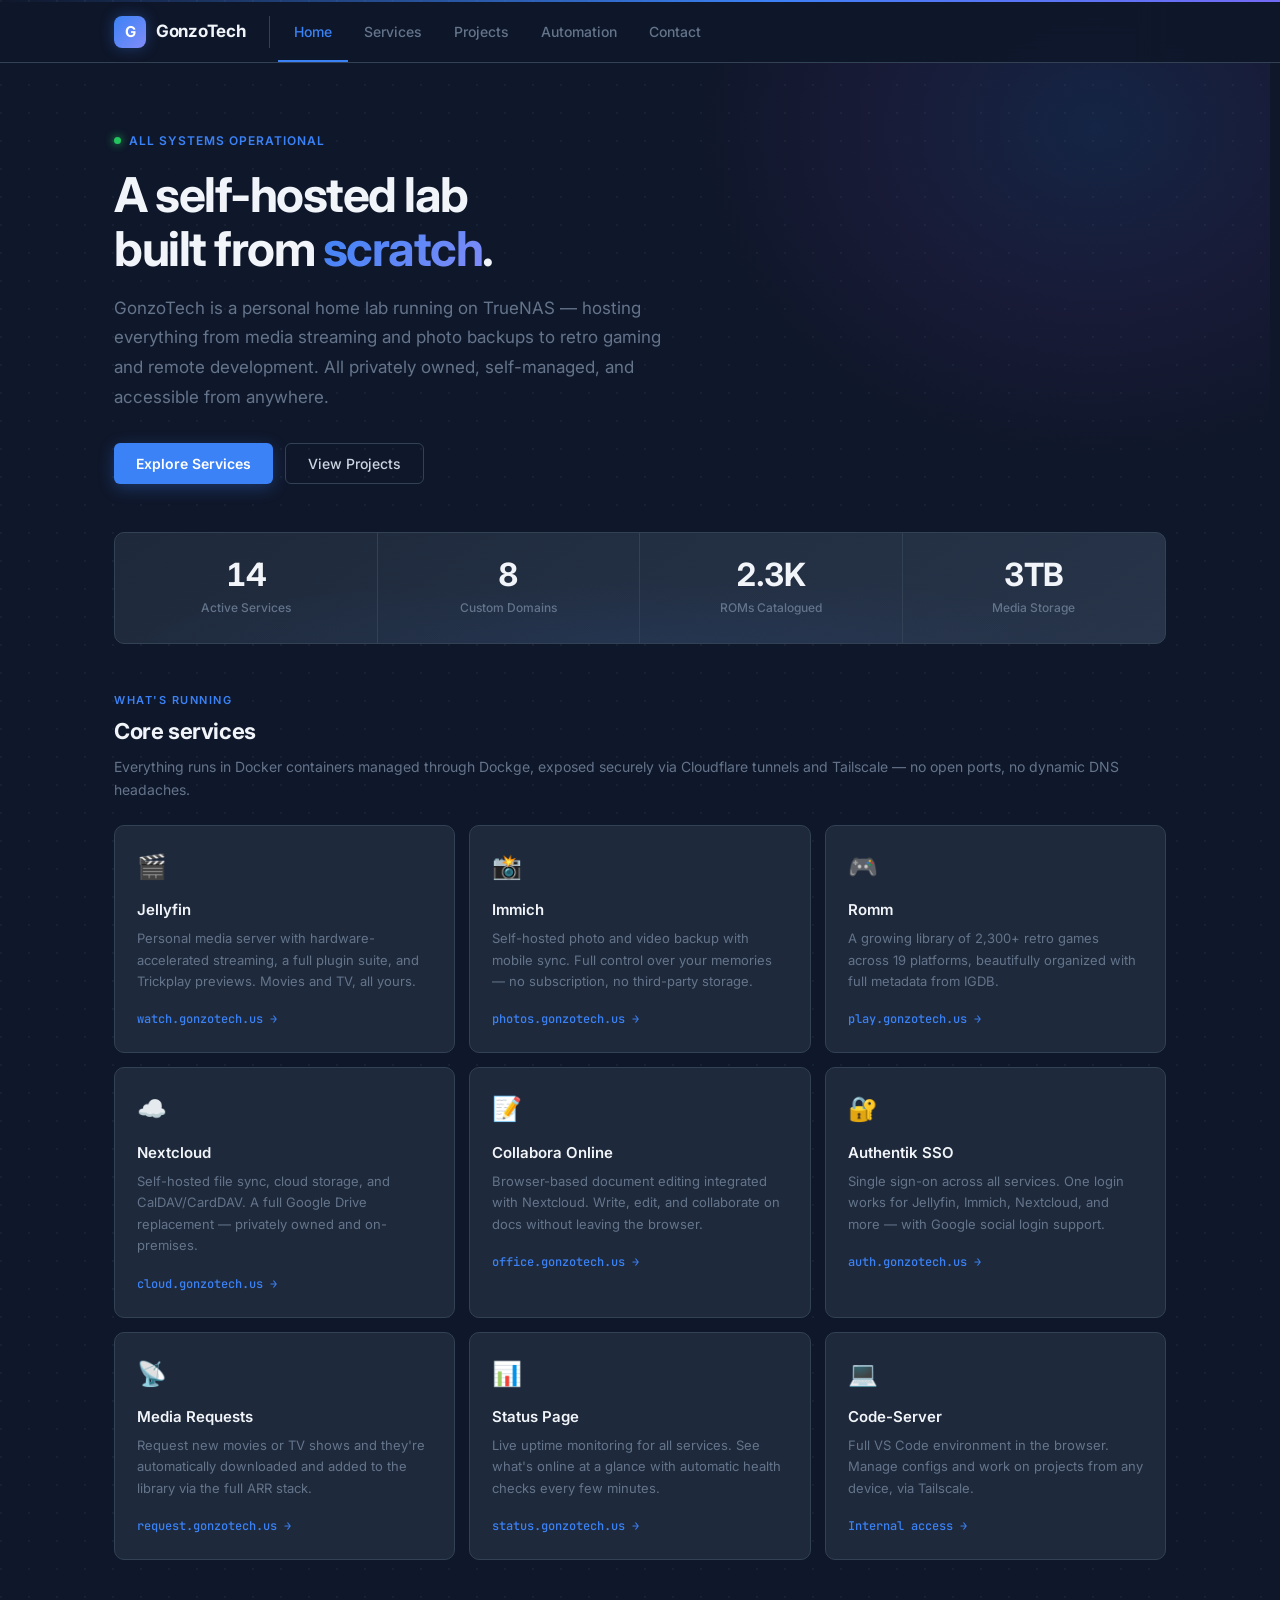
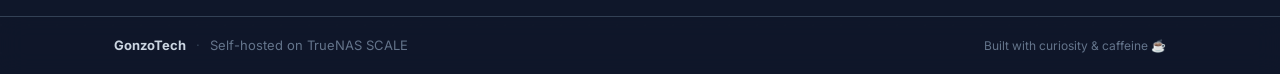
<file: index.html>
<!DOCTYPE html>
<html lang="en">
<head>
    <meta charset="UTF-8">
    <meta name="viewport" content="width=device-width, initial-scale=1.0">
    <title>GonzoTech | Home Lab</title>
    <link rel="stylesheet" href="style.css">
</head>
<body>

<!-- Thin animated gradient bar at top of page -->
<div class="page-top-bar"></div>

<div class="page-wrap">

<!-- ====== HEADER ====== -->
<header>
    <div class="header-inner">
        <div class="logo-block">
            <div class="logo-icon">G</div>
            <span class="logo-name">GonzoTech</span>
        </div>
        <!-- nav-wrap enables the fade overlay hint on mobile -->
        <div class="nav-wrap">
            <nav>
                <button class="tab-btn active" onclick="showTab('home', this)">Home</button>
                <button class="tab-btn" onclick="showTab('services', this)">Services</button>
                <button class="tab-btn" onclick="showTab('projects', this)">Projects</button>
                <button class="tab-btn" onclick="showTab('automation', this)">Automation</button>
                <button class="tab-btn" onclick="showTab('contact', this)">Contact</button>
            </nav>
        </div>
    </div>
</header>

<!-- ====== HOME ====== -->
<div id="home" class="content-section active">

    <!-- Hero -->
    <div class="hero">
        <div class="hero-glow"></div>
        <div class="hero-eyebrow">All systems operational</div>
        <h1 class="hero-title">A self-hosted lab<br>built from <span>scratch</span>.</h1>
        <p class="hero-sub">GonzoTech is a personal home lab running on TrueNAS — hosting everything from media streaming and photo backups to retro gaming and remote development. All privately owned, self-managed, and accessible from anywhere.</p>
        <div class="hero-actions">
            <button class="btn-primary" onclick="showTab('services', document.querySelectorAll('.tab-btn')[1])">Explore Services</button>
            <button class="btn-secondary" onclick="showTab('projects', document.querySelectorAll('.tab-btn')[2])">View Projects</button>
        </div>
    </div>

    <!-- Stats -->
    <div class="stats-section">
        <div class="stats-grid">
            <div class="stat-item">
                <div class="stat-val" data-target="14">14</div>
                <div class="stat-label">Active Services</div>
            </div>
            <div class="stat-item">
                <div class="stat-val" data-target="8">8</div>
                <div class="stat-label">Custom Domains</div>
            </div>
            <div class="stat-item">
                <div class="stat-val" data-target="2.3K">2.3K</div>
                <div class="stat-label">ROMs Catalogued</div>
            </div>
            <div class="stat-item">
                <div class="stat-val" data-target="3TB">3TB</div>
                <div class="stat-label">Media Storage</div>
            </div>
        </div>
    </div>

    <!-- What's running -->
    <div class="section">
        <div class="section-header">
            <div class="section-label">What's running</div>
            <h2 class="section-title">Core services</h2>
            <p class="section-desc">Everything runs in Docker containers managed through Dockge, exposed securely via Cloudflare tunnels and Tailscale — no open ports, no dynamic DNS headaches.</p>
        </div>
        <div class="services-grid">
            <div class="service-card">
                <span class="service-icon">🎬</span>
                <div class="service-name">Jellyfin</div>
                <div class="service-desc">Personal media server with hardware-accelerated streaming, a full plugin suite, and Trickplay previews. Movies and TV, all yours.</div>
                <a href="https://watch.gonzotech.us" target="_blank" class="service-link">watch.gonzotech.us →</a>
            </div>
            <div class="service-card">
                <span class="service-icon">📸</span>
                <div class="service-name">Immich</div>
                <div class="service-desc">Self-hosted photo and video backup with mobile sync. Full control over your memories — no subscription, no third-party storage.</div>
                <a href="https://photos.gonzotech.us" target="_blank" class="service-link">photos.gonzotech.us →</a>
            </div>
            <div class="service-card">
                <span class="service-icon">🎮</span>
                <div class="service-name">Romm</div>
                <div class="service-desc">A growing library of 2,300+ retro games across 19 platforms, beautifully organized with full metadata from IGDB.</div>
                <a href="https://play.gonzotech.us" target="_blank" class="service-link">play.gonzotech.us →</a>
            </div>
            <div class="service-card">
                <span class="service-icon">☁️</span>
                <div class="service-name">Nextcloud</div>
                <div class="service-desc">Self-hosted file sync, cloud storage, and CalDAV/CardDAV. A full Google Drive replacement — privately owned and on-premises.</div>
                <a href="https://cloud.gonzotech.us" target="_blank" class="service-link">cloud.gonzotech.us →</a>
            </div>
            <div class="service-card">
                <span class="service-icon">📝</span>
                <div class="service-name">Collabora Online</div>
                <div class="service-desc">Browser-based document editing integrated with Nextcloud. Write, edit, and collaborate on docs without leaving the browser.</div>
                <a href="https://office.gonzotech.us" target="_blank" class="service-link">office.gonzotech.us →</a>
            </div>
            <div class="service-card">
                <span class="service-icon">🔐</span>
                <div class="service-name">Authentik SSO</div>
                <div class="service-desc">Single sign-on across all services. One login works for Jellyfin, Immich, Nextcloud, and more — with Google social login support.</div>
                <a href="https://auth.gonzotech.us" target="_blank" class="service-link">auth.gonzotech.us →</a>
            </div>
            <div class="service-card">
                <span class="service-icon">📡</span>
                <div class="service-name">Media Requests</div>
                <div class="service-desc">Request new movies or TV shows and they're automatically downloaded and added to the library via the full ARR stack.</div>
                <a href="https://request.gonzotech.us" target="_blank" class="service-link">request.gonzotech.us →</a>
            </div>
            <div class="service-card">
                <span class="service-icon">📊</span>
                <div class="service-name">Status Page</div>
                <div class="service-desc">Live uptime monitoring for all services. See what's online at a glance with automatic health checks every few minutes.</div>
                <a href="https://status.gonzotech.us" target="_blank" class="service-link">status.gonzotech.us →</a>
            </div>
            <div class="service-card">
                <span class="service-icon">💻</span>
                <div class="service-name">Code-Server</div>
                <div class="service-desc">Full VS Code environment in the browser. Manage configs and work on projects from any device, via Tailscale.</div>
                <a href="#" class="service-link">Internal access →</a>
            </div>
        </div>
    </div>

</div>

<!-- ====== SERVICES ====== -->
<div id="services" class="content-section">
    <div class="page-header">
        <div>
            <div class="page-header-title">Services & Infrastructure</div>
            <div class="page-header-sub">Everything that powers GonzoTech — hardware, networking, and live domains.</div>
        </div>
        <span class="badge badge-green">● Live</span>
    </div>

    <div class="section" style="padding-top:36px">

        <div class="section-header">
            <div class="section-label">Live domains</div>
            <h2 class="section-title">Public endpoints</h2>
            <p class="section-desc">Public services route through Cloudflare Zero Trust — encrypted, fast, and accessible from anywhere without exposing a single port. Internal tools (TrueNAS, ARR stack, Code-Server) are accessed privately via Tailscale.</p>
        </div>
        <div class="domain-list">
            <a href="https://watch.gonzotech.us" target="_blank" class="domain-row">
                <div class="live-dot"></div>
                <div class="domain-url">watch.gonzotech.us</div>
                <div class="domain-desc">Jellyfin — Media Streaming</div>
                <div class="domain-arrow">→</div>
            </a>
            <a href="https://photos.gonzotech.us" target="_blank" class="domain-row">
                <div class="live-dot"></div>
                <div class="domain-url">photos.gonzotech.us</div>
                <div class="domain-desc">Immich — Photo & Video Backup</div>
                <div class="domain-arrow">→</div>
            </a>
            <a href="https://play.gonzotech.us" target="_blank" class="domain-row">
                <div class="live-dot"></div>
                <div class="domain-url">play.gonzotech.us</div>
                <div class="domain-desc">Romm — Retro Game Library</div>
                <div class="domain-arrow">→</div>
            </a>
            <a href="https://cloud.gonzotech.us" target="_blank" class="domain-row">
                <div class="live-dot"></div>
                <div class="domain-url">cloud.gonzotech.us</div>
                <div class="domain-desc">Nextcloud — File Sync & Storage</div>
                <div class="domain-arrow">→</div>
            </a>
            <a href="https://office.gonzotech.us" target="_blank" class="domain-row">
                <div class="live-dot"></div>
                <div class="domain-url">office.gonzotech.us</div>
                <div class="domain-desc">Collabora — Online Document Editing</div>
                <div class="domain-arrow">→</div>
            </a>
            <a href="https://auth.gonzotech.us" target="_blank" class="domain-row">
                <div class="live-dot"></div>
                <div class="domain-url">auth.gonzotech.us</div>
                <div class="domain-desc">Authentik — Single Sign-On</div>
                <div class="domain-arrow">→</div>
            </a>
            <a href="https://request.gonzotech.us" target="_blank" class="domain-row">
                <div class="live-dot"></div>
                <div class="domain-url">request.gonzotech.us</div>
                <div class="domain-desc">Seerr — Media Requests</div>
                <div class="domain-arrow">→</div>
            </a>
            <a href="https://status.gonzotech.us" target="_blank" class="domain-row">
                <div class="live-dot"></div>
                <div class="domain-url">status.gonzotech.us</div>
                <div class="domain-desc">Uptime Kuma — Service Monitor</div>
                <div class="domain-arrow">→</div>
            </a>
        </div>

        <div class="section-header" style="margin-top:40px">
            <div class="section-label">Under the hood</div>
            <h2 class="section-title">Hardware & stack</h2>
        </div>
        <div class="grid-2">
            <div class="info-card">
                <div class="info-card-icon">🖥️</div>
                <div>
                    <div class="info-card-title">Server Hardware</div>
                    <table class="spec-table" style="margin-top:10px">
                        <tr><td>Machine</td><td>Dell Optiplex 3070 SFF</td></tr>
                        <tr><td>CPU</td><td>Intel Core i5-9500T</td></tr>
                        <tr><td>RAM</td><td>16GB DDR4</td></tr>
                        <tr><td>Network</td><td>2.5G NIC</td></tr>
                        <tr><td>OS</td><td>TrueNAS SCALE</td></tr>
                    </table>
                </div>
            </div>
            <div class="info-card">
                <div class="info-card-icon">💾</div>
                <div>
                    <div class="info-card-title">Storage & Network</div>
                    <table class="spec-table" style="margin-top:10px">
                        <tr><td>Media pool</td><td>3TB HDD — movies, TV, torrents</td></tr>
                        <tr><td>Config pool</td><td>SSD — app data, databases</td></tr>
                        <tr><td>Containers</td><td>Docker via Dockge</td></tr>
                        <tr><td>Public access</td><td>Cloudflare Zero Trust tunnels</td></tr>
                        <tr><td>Private access</td><td>Tailscale VPN (axolotl-grouse.ts.net)</td></tr>
                    </table>
                </div>
            </div>
        </div>

    </div>
</div>

<!-- ====== PROJECTS ====== -->
<div id="projects" class="content-section">
    <div class="page-header">
        <div>
            <div class="page-header-title">Projects</div>
            <div class="page-header-sub">What's been built, what's in progress, and what's coming next.</div>
        </div>
    </div>
    <div class="section" style="padding-top:36px">
        <div id="project-list"></div>
    </div>
</div>

<!-- ====== AUTOMATION ====== -->
<div id="automation" class="content-section">
    <div class="page-header">
        <div>
            <div class="page-header-title">Automation</div>
            <div class="page-header-sub">The systems that run quietly in the background so everything just works.</div>
        </div>
        <span class="badge badge-green">● Running</span>
    </div>
    <div class="section" style="padding-top:36px">
        <div id="automation-list"></div>
    </div>
</div>

<!-- ====== CONTACT ====== -->
<div id="contact" class="content-section">
    <div class="page-header">
        <div>
            <div class="page-header-title">Get in Touch</div>
            <div class="page-header-sub">Questions, ideas, or just want to say hi — send a message.</div>
        </div>
    </div>
    <div class="section" style="padding-top:36px; max-width:640px">
        <!-- Wire this up to Formspree or Web3Forms for real submissions -->
        <form id="contact-form">
            <div class="form-row">
                <div class="form-group">
                    <label class="form-label">Name</label>
                    <input type="text" name="name" placeholder="Your name" required>
                </div>
                <div class="form-group">
                    <label class="form-label">Email</label>
                    <input type="email" name="email" placeholder="you@example.com" required>
                </div>
            </div>
            <div class="form-group">
                <label class="form-label">Message</label>
                <textarea name="message" placeholder="Write your message here..." required></textarea>
            </div>
            <button type="submit" class="btn-submit">Send Message</button>
        </form>
    </div>
</div>

</div><!-- end page-wrap -->

<!-- ====== FOOTER ====== -->
<footer>
    <div class="footer-inner">
        <span class="footer-brand">GonzoTech</span>
        <span class="footer-sep">·</span>
        <span>Self-hosted on TrueNAS SCALE</span>
        <span class="footer-right">Built with curiosity &amp; caffeine ☕</span>
    </div>
</footer>

<script src="script.js"></script>
</body>
</html>
</file>
<file: style.css>
/* =============================================
   GONZOTECH — Modern Professional UI
   ============================================= */
@import url('https://fonts.googleapis.com/css2?family=Inter:wght@300;400;500;600;700&family=JetBrains+Mono:wght@400;500&display=swap');

/* --- Variables --- */
:root {
    --bg:          #0f172a;
    --surface:     #1e293b;
    --surface2:    #273449;
    --border:      #334155;
    --border-soft: #2a3a52;
    --accent:      #3b82f6;
    --accent-soft: rgba(59,130,246,0.12);
    --accent-glow: rgba(59,130,246,0.25);
    --green:       #22c55e;
    --amber:       #f59e0b;
    --purple:      #a855f7;
    --text:        #cbd5e1;
    --text-dim:    #64748b;
    --text-bright: #f1f5f9;
    --radius:      10px;
    --radius-sm:   6px;
}

/* --- Reset --- */
*, *::before, *::after { margin: 0; padding: 0; box-sizing: border-box; }

body {
    font-family: 'Inter', -apple-system, BlinkMacSystemFont, sans-serif;
    background: var(--bg);
    background-image: radial-gradient(circle at 1px 1px, rgba(148,163,184,0.07) 1px, transparent 0);
    background-size: 28px 28px;
    color: var(--text);
    font-size: 15px;
    line-height: 1.6;
    min-height: 100vh;
    overflow-x: hidden;
}

/* --- Animated top gradient bar --- */
.page-top-bar {
    height: 2px;
    background: linear-gradient(90deg, transparent 0%, var(--accent) 30%, var(--purple) 70%, transparent 100%);
    background-size: 200% 100%;
    animation: topBarShift 5s ease-in-out infinite;
}

@keyframes topBarShift {
    0%   { background-position: 0% 50%; }
    50%  { background-position: 100% 50%; }
    100% { background-position: 0% 50%; }
}

/* --- Header --- */
header {
    background: rgba(15, 23, 42, 0.92);
    backdrop-filter: blur(14px);
    -webkit-backdrop-filter: blur(14px);
    border-bottom: 1px solid var(--border);
    position: sticky;
    top: 0;
    z-index: 100;
}

.header-inner {
    max-width: 1100px;
    margin: 0 auto;
    padding: 0 24px;
    display: flex;
    align-items: center;
    height: 60px;
    gap: 8px;
}

.logo-block {
    display: flex;
    align-items: center;
    gap: 10px;
    padding-right: 24px;
    border-right: 1px solid var(--border);
    flex-shrink: 0;
    text-decoration: none;
}

.logo-icon {
    width: 32px;
    height: 32px;
    background: linear-gradient(135deg, var(--accent), #818cf8);
    border-radius: 8px;
    display: flex;
    align-items: center;
    justify-content: center;
    font-weight: 700;
    font-size: 15px;
    color: white;
    flex-shrink: 0;
    box-shadow: 0 0 14px rgba(59,130,246,0.35);
}

.logo-name {
    font-size: 17px;
    font-weight: 700;
    color: var(--text-bright);
    letter-spacing: -0.3px;
}

/* --- Nav wrap with fade hint --- */
.nav-wrap {
    flex: 1;
    position: relative;
    overflow: hidden;
    min-width: 0;
}

/* Fade on right edge to hint at scroll */
.nav-wrap::after {
    content: '';
    position: absolute;
    right: 0;
    top: 0;
    height: 60px;
    width: 32px;
    background: linear-gradient(to right, transparent, rgba(15,23,42,0.9));
    pointer-events: none;
    z-index: 2;
}

nav {
    display: flex;
    overflow-x: auto;
    scrollbar-width: none;
    -webkit-overflow-scrolling: touch;
}

nav::-webkit-scrollbar { display: none; }

.tab-btn {
    background: none;
    border: none;
    border-bottom: 2px solid transparent;
    color: var(--text-dim);
    font-family: 'Inter', sans-serif;
    font-size: 14px;
    font-weight: 500;
    padding: 0 16px;
    height: 60px;
    cursor: pointer;
    transition: color 0.2s, border-color 0.2s;
    white-space: nowrap;
    flex-shrink: 0;
}

.tab-btn:hover { color: var(--text-bright); }

.tab-btn.active {
    color: var(--accent);
    border-bottom-color: var(--accent);
}

/* --- Page wrap --- */
.page-wrap { min-height: calc(100vh - 62px); }

/* --- Content sections --- */
.content-section { display: none; animation: fadeIn 0.3s ease; }
.content-section.active { display: block; }

@keyframes fadeIn {
    from { opacity: 0; transform: translateY(10px); }
    to   { opacity: 1; transform: translateY(0); }
}

/* --- Hero --- */
.hero {
    max-width: 1100px;
    margin: 0 auto;
    padding: 64px 24px 48px;
    position: relative;
}

/* Glow blob in hero background */
.hero-glow {
    position: absolute;
    top: -80px;
    right: -80px;
    width: 580px;
    height: 480px;
    background: radial-gradient(ellipse at 70% 30%, rgba(59,130,246,0.13) 0%, rgba(168,85,247,0.06) 40%, transparent 70%);
    pointer-events: none;
    z-index: 0;
}

.hero > *:not(.hero-glow) { position: relative; z-index: 1; }

.hero-eyebrow {
    display: inline-flex;
    align-items: center;
    gap: 8px;
    font-size: 12px;
    font-weight: 600;
    color: var(--accent);
    text-transform: uppercase;
    letter-spacing: 1px;
    margin-bottom: 18px;
}

.hero-eyebrow::before {
    content: '';
    width: 7px;
    height: 7px;
    border-radius: 50%;
    background: var(--green);
    box-shadow: 0 0 8px var(--green);
    animation: pulse 2s infinite;
}

@keyframes pulse { 0%,100%{ opacity:1; } 50%{ opacity:0.35; } }

.hero-title {
    font-size: clamp(30px, 5vw, 48px);
    font-weight: 700;
    color: var(--text-bright);
    letter-spacing: -1.5px;
    line-height: 1.12;
    margin-bottom: 18px;
}

/* Gradient accent word */
.hero-title span {
    background: linear-gradient(135deg, var(--accent) 0%, #818cf8 100%);
    -webkit-background-clip: text;
    -webkit-text-fill-color: transparent;
    background-clip: text;
}

.hero-sub {
    font-size: 17px;
    color: var(--text-dim);
    max-width: 560px;
    line-height: 1.75;
    margin-bottom: 30px;
}

.hero-actions {
    display: flex;
    gap: 12px;
    flex-wrap: wrap;
}

.btn-primary {
    padding: 11px 22px;
    background: var(--accent);
    color: white;
    border: none;
    border-radius: var(--radius-sm);
    font-size: 14px;
    font-weight: 600;
    cursor: pointer;
    text-decoration: none;
    display: inline-flex;
    align-items: center;
    gap: 7px;
    transition: filter 0.2s, transform 0.1s, box-shadow 0.2s;
    font-family: 'Inter', sans-serif;
    box-shadow: 0 4px 16px rgba(59,130,246,0.3);
}

.btn-primary:hover {
    filter: brightness(1.1);
    box-shadow: 0 6px 20px rgba(59,130,246,0.45);
}
.btn-primary:active { transform: scale(0.98); }

.btn-secondary {
    padding: 11px 22px;
    background: transparent;
    color: var(--text);
    border: 1px solid var(--border);
    border-radius: var(--radius-sm);
    font-size: 14px;
    font-weight: 500;
    cursor: pointer;
    text-decoration: none;
    display: inline-flex;
    align-items: center;
    gap: 7px;
    transition: all 0.2s;
    font-family: 'Inter', sans-serif;
}

.btn-secondary:hover {
    border-color: var(--accent);
    color: var(--text-bright);
    background: var(--accent-soft);
}

/* --- Stats --- */
.stats-section {
    max-width: 1100px;
    margin: 0 auto;
    padding: 0 24px 48px;
}

.stats-grid {
    display: grid;
    grid-template-columns: repeat(4, 1fr);
    background: linear-gradient(145deg, var(--surface), var(--surface2));
    border: 1px solid var(--border);
    border-radius: var(--radius);
    overflow: hidden;
    position: relative;
}

/* Subtle glow at bottom of stats */
.stats-grid::after {
    content: '';
    position: absolute;
    bottom: 0;
    left: 0;
    right: 0;
    height: 60%;
    background: radial-gradient(ellipse at 50% 100%, rgba(59,130,246,0.07) 0%, transparent 70%);
    pointer-events: none;
}

.stat-item {
    text-align: center;
    padding: 26px 16px;
    border-right: 1px solid var(--border);
    position: relative;
    z-index: 1;
}

.stat-item:last-child { border-right: none; }

.stat-val {
    font-size: 32px;
    font-weight: 700;
    color: var(--text-bright);
    letter-spacing: -1px;
    line-height: 1;
    font-variant-numeric: tabular-nums;
}

.stat-label {
    font-size: 12px;
    color: var(--text-dim);
    margin-top: 7px;
    font-weight: 500;
}

/* --- Section --- */
.section {
    max-width: 1100px;
    margin: 0 auto;
    padding: 0 24px 56px;
}

.section-header { margin-bottom: 24px; }

.section-label {
    font-size: 11px;
    font-weight: 600;
    color: var(--accent);
    text-transform: uppercase;
    letter-spacing: 1.5px;
    margin-bottom: 5px;
}

.section-title {
    font-size: 22px;
    font-weight: 700;
    color: var(--text-bright);
    letter-spacing: -0.4px;
}

.section-desc {
    font-size: 14px;
    color: var(--text-dim);
    margin-top: 5px;
    line-height: 1.65;
}

/* --- Service cards --- */
.services-grid {
    display: grid;
    grid-template-columns: repeat(3, 1fr);
    gap: 14px;
}

.service-card {
    background: var(--surface);
    border: 1px solid var(--border);
    border-radius: var(--radius);
    padding: 22px;
    transition: border-color 0.25s, transform 0.25s, box-shadow 0.25s;
    position: relative;
    overflow: hidden;
}

.service-card::before {
    content: '';
    position: absolute;
    inset: 0;
    background: radial-gradient(circle at 50% 0%, rgba(59,130,246,0.06) 0%, transparent 60%);
    opacity: 0;
    transition: opacity 0.3s;
    pointer-events: none;
}

.service-card:hover {
    border-color: rgba(59,130,246,0.6);
    transform: translateY(-3px);
    box-shadow: 0 0 0 1px rgba(59,130,246,0.15), 0 12px 32px rgba(0,0,0,0.3), 0 0 40px rgba(59,130,246,0.07);
}

.service-card:hover::before { opacity: 1; }

.service-icon { font-size: 24px; margin-bottom: 12px; display: block; }

.service-name {
    font-size: 15px;
    font-weight: 600;
    color: var(--text-bright);
    margin-bottom: 6px;
}

.service-desc {
    font-size: 13px;
    color: var(--text-dim);
    line-height: 1.65;
    margin-bottom: 14px;
}

.service-link {
    display: inline-flex;
    align-items: center;
    gap: 5px;
    font-size: 12px;
    font-weight: 500;
    color: var(--accent);
    text-decoration: none;
    font-family: 'JetBrains Mono', monospace;
    transition: gap 0.15s;
}

.service-link:hover { gap: 8px; }

/* --- Info card --- */
.info-card {
    background: var(--surface);
    border: 1px solid var(--border);
    border-radius: var(--radius);
    padding: 22px 26px;
    margin-bottom: 14px;
    display: flex;
    gap: 18px;
    align-items: flex-start;
    transition: border-color 0.2s, box-shadow 0.2s;
}

.info-card:hover {
    border-color: var(--border-soft);
    box-shadow: 0 4px 20px rgba(0,0,0,0.2);
}

.info-card-icon { font-size: 20px; flex-shrink: 0; margin-top: 2px; }

.info-card-title {
    font-size: 15px;
    font-weight: 600;
    color: var(--text-bright);
    margin-bottom: 4px;
}

.info-card-body {
    font-size: 13.5px;
    color: var(--text-dim);
    line-height: 1.7;
}

/* --- Domain list --- */
.domain-list { display: flex; flex-direction: column; gap: 7px; }

.domain-row {
    display: flex;
    align-items: center;
    gap: 14px;
    padding: 13px 18px;
    background: var(--surface);
    border: 1px solid var(--border);
    border-radius: var(--radius-sm);
    transition: border-color 0.2s, background 0.2s, transform 0.15s;
    text-decoration: none;
    cursor: pointer;
}

.domain-row:hover {
    border-color: rgba(59,130,246,0.5);
    background: var(--surface2);
    transform: translateX(2px);
}

.live-dot {
    width: 7px;
    height: 7px;
    border-radius: 50%;
    background: var(--green);
    box-shadow: 0 0 7px var(--green);
    flex-shrink: 0;
    animation: pulse 2s infinite;
}

.domain-url {
    font-family: 'JetBrains Mono', monospace;
    font-size: 13px;
    color: var(--text-bright);
    font-weight: 500;
    flex: 1;
}

.domain-desc { font-size: 13px; color: var(--text-dim); }

.domain-arrow {
    font-size: 14px;
    color: var(--text-dim);
    transition: color 0.2s, transform 0.2s;
    flex-shrink: 0;
}

.domain-row:hover .domain-arrow {
    color: var(--accent);
    transform: translateX(2px);
}

/* --- Project / automation cards (JS injected) --- */
.proj-card {
    background: var(--surface);
    border: 1px solid var(--border);
    border-radius: var(--radius);
    padding: 22px 24px;
    margin-bottom: 12px;
    transition: border-color 0.2s, box-shadow 0.2s, transform 0.2s;
}

.proj-card:hover {
    border-color: rgba(59,130,246,0.4);
    transform: translateX(2px);
    box-shadow: 0 4px 20px rgba(0,0,0,0.2);
}

.proj-card-top {
    display: flex;
    align-items: flex-start;
    justify-content: space-between;
    gap: 12px;
    margin-bottom: 8px;
}

.proj-title {
    font-size: 15px;
    font-weight: 600;
    color: var(--text-bright);
}

.proj-body {
    font-size: 13.5px;
    color: var(--text-dim);
    line-height: 1.7;
}

/* --- Badge --- */
.badge {
    display: inline-flex;
    align-items: center;
    gap: 4px;
    padding: 3px 10px;
    border-radius: 20px;
    font-size: 11px;
    font-weight: 600;
    white-space: nowrap;
    flex-shrink: 0;
}

.badge-green  { background: rgba(34,197,94,0.1);  color: var(--green);  border: 1px solid rgba(34,197,94,0.25); }
.badge-amber  { background: rgba(245,158,11,0.1); color: var(--amber);  border: 1px solid rgba(245,158,11,0.25); }
.badge-blue   { background: var(--accent-soft);   color: var(--accent); border: 1px solid var(--accent-glow); }
.badge-purple { background: rgba(168,85,247,0.1); color: var(--purple); border: 1px solid rgba(168,85,247,0.25); }

/* --- Page header (sub-pages) --- */
.page-header {
    max-width: 1100px;
    margin: 0 auto;
    padding: 40px 24px 32px;
    border-bottom: 1px solid var(--border);
    display: flex;
    align-items: flex-start;
    justify-content: space-between;
    gap: 16px;
    flex-wrap: wrap;
    margin-bottom: 0;
}

.page-header-title {
    font-size: 24px;
    font-weight: 700;
    color: var(--text-bright);
    letter-spacing: -0.4px;
}

.page-header-sub {
    font-size: 14px;
    color: var(--text-dim);
    margin-top: 4px;
}

/* --- Grid --- */
.grid-2 { display: grid; grid-template-columns: 1fr 1fr; gap: 14px; }

/* --- Spec table --- */
.spec-table { width: 100%; border-collapse: collapse; }
.spec-table tr { border-bottom: 1px solid var(--border); }
.spec-table tr:last-child { border-bottom: none; }
.spec-table td { padding: 11px 8px; font-size: 13.5px; }
.spec-table td:first-child { color: var(--text-dim); font-weight: 500; width: 40%; }
.spec-table td:last-child { color: var(--text-bright); font-weight: 500; }

/* --- Contact form --- */
.form-row {
    display: grid;
    grid-template-columns: 1fr 1fr;
    gap: 12px;
}

.form-group { margin-bottom: 16px; }

.form-label {
    display: block;
    font-size: 13px;
    font-weight: 500;
    color: var(--text);
    margin-bottom: 6px;
}

input[type="text"],
input[type="email"],
textarea {
    width: 100%;
    padding: 11px 14px;
    background: var(--surface);
    border: 1px solid var(--border);
    border-radius: var(--radius-sm);
    color: var(--text-bright);
    font-family: 'Inter', sans-serif;
    font-size: 14px;
    transition: border-color 0.2s, box-shadow 0.2s;
}

input:focus, textarea:focus {
    outline: none;
    border-color: var(--accent);
    box-shadow: 0 0 0 3px var(--accent-soft);
}

input::placeholder, textarea::placeholder { color: var(--text-dim); }
textarea { resize: vertical; min-height: 120px; }

.btn-submit {
    width: 100%;
    padding: 12px;
    background: var(--accent);
    color: white;
    border: none;
    border-radius: var(--radius-sm);
    font-family: 'Inter', sans-serif;
    font-size: 14px;
    font-weight: 600;
    cursor: pointer;
    transition: filter 0.2s, transform 0.1s, box-shadow 0.2s;
    margin-top: 4px;
    box-shadow: 0 4px 16px rgba(59,130,246,0.3);
}

.btn-submit:hover {
    filter: brightness(1.1);
    box-shadow: 0 6px 20px rgba(59,130,246,0.45);
}
.btn-submit:active { transform: scale(0.98); }

/* --- Footer --- */
footer {
    border-top: 1px solid var(--border);
    background: rgba(15,23,42,0.8);
    backdrop-filter: blur(12px);
}

.footer-inner {
    max-width: 1100px;
    margin: 0 auto;
    padding: 18px 24px;
    display: flex;
    align-items: center;
    gap: 10px;
    flex-wrap: wrap;
    font-size: 13px;
    color: var(--text-dim);
}

.footer-brand {
    font-weight: 700;
    color: var(--text);
}

.footer-sep { color: var(--border); }

.footer-right {
    margin-left: auto;
    font-size: 12px;
}

/* --- Scrollbar --- */
::-webkit-scrollbar { width: 5px; }
::-webkit-scrollbar-track { background: transparent; }
::-webkit-scrollbar-thumb { background: var(--border); border-radius: 3px; }

/* --- Responsive --- */
@media (max-width: 768px) {
    .header-inner { padding: 0 16px; gap: 12px; }
    .logo-name { font-size: 15px; }
    .logo-block { padding-right: 16px; }
    .tab-btn { padding: 0 14px; font-size: 13.5px; }

    .hero { padding: 40px 16px 32px; }
    .hero-glow { width: 300px; height: 300px; top: -40px; right: -40px; }

    .stats-grid { grid-template-columns: repeat(2, 1fr); }
    .stat-item { border-right: none !important; border-bottom: 1px solid var(--border); }
    .stat-item:nth-last-child(-n+2) { border-bottom: none; }
    .stat-val { font-size: 26px; }

    .services-grid { grid-template-columns: 1fr; }
    .grid-2 { grid-template-columns: 1fr; }
    .section { padding: 0 16px 40px; }
    .page-header { padding: 28px 16px 24px; }
    .stats-section { padding: 0 16px 32px; }

    .form-row { grid-template-columns: 1fr; }
    .footer-right { display: none; }
}

@media (max-width: 480px) {
    .hero-title { letter-spacing: -0.8px; }
    .domain-desc { display: none; }
}
</file>
